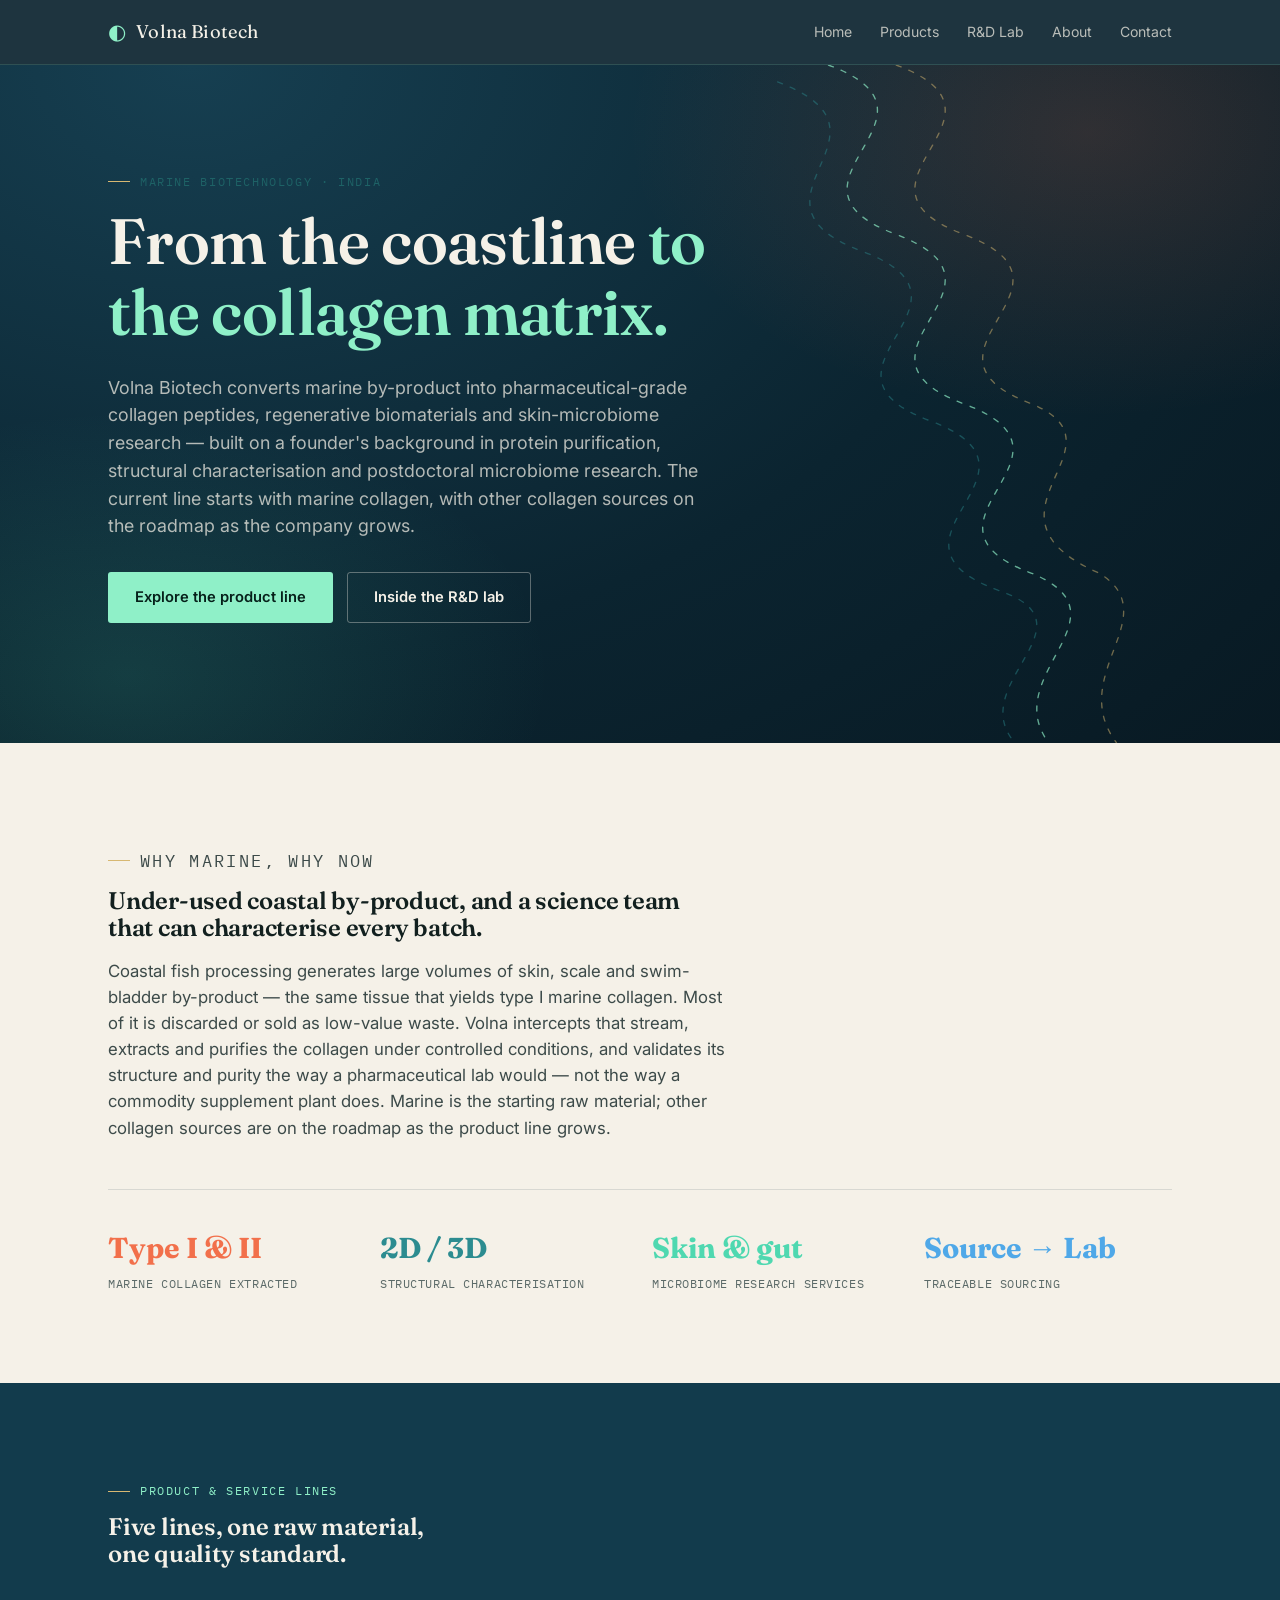
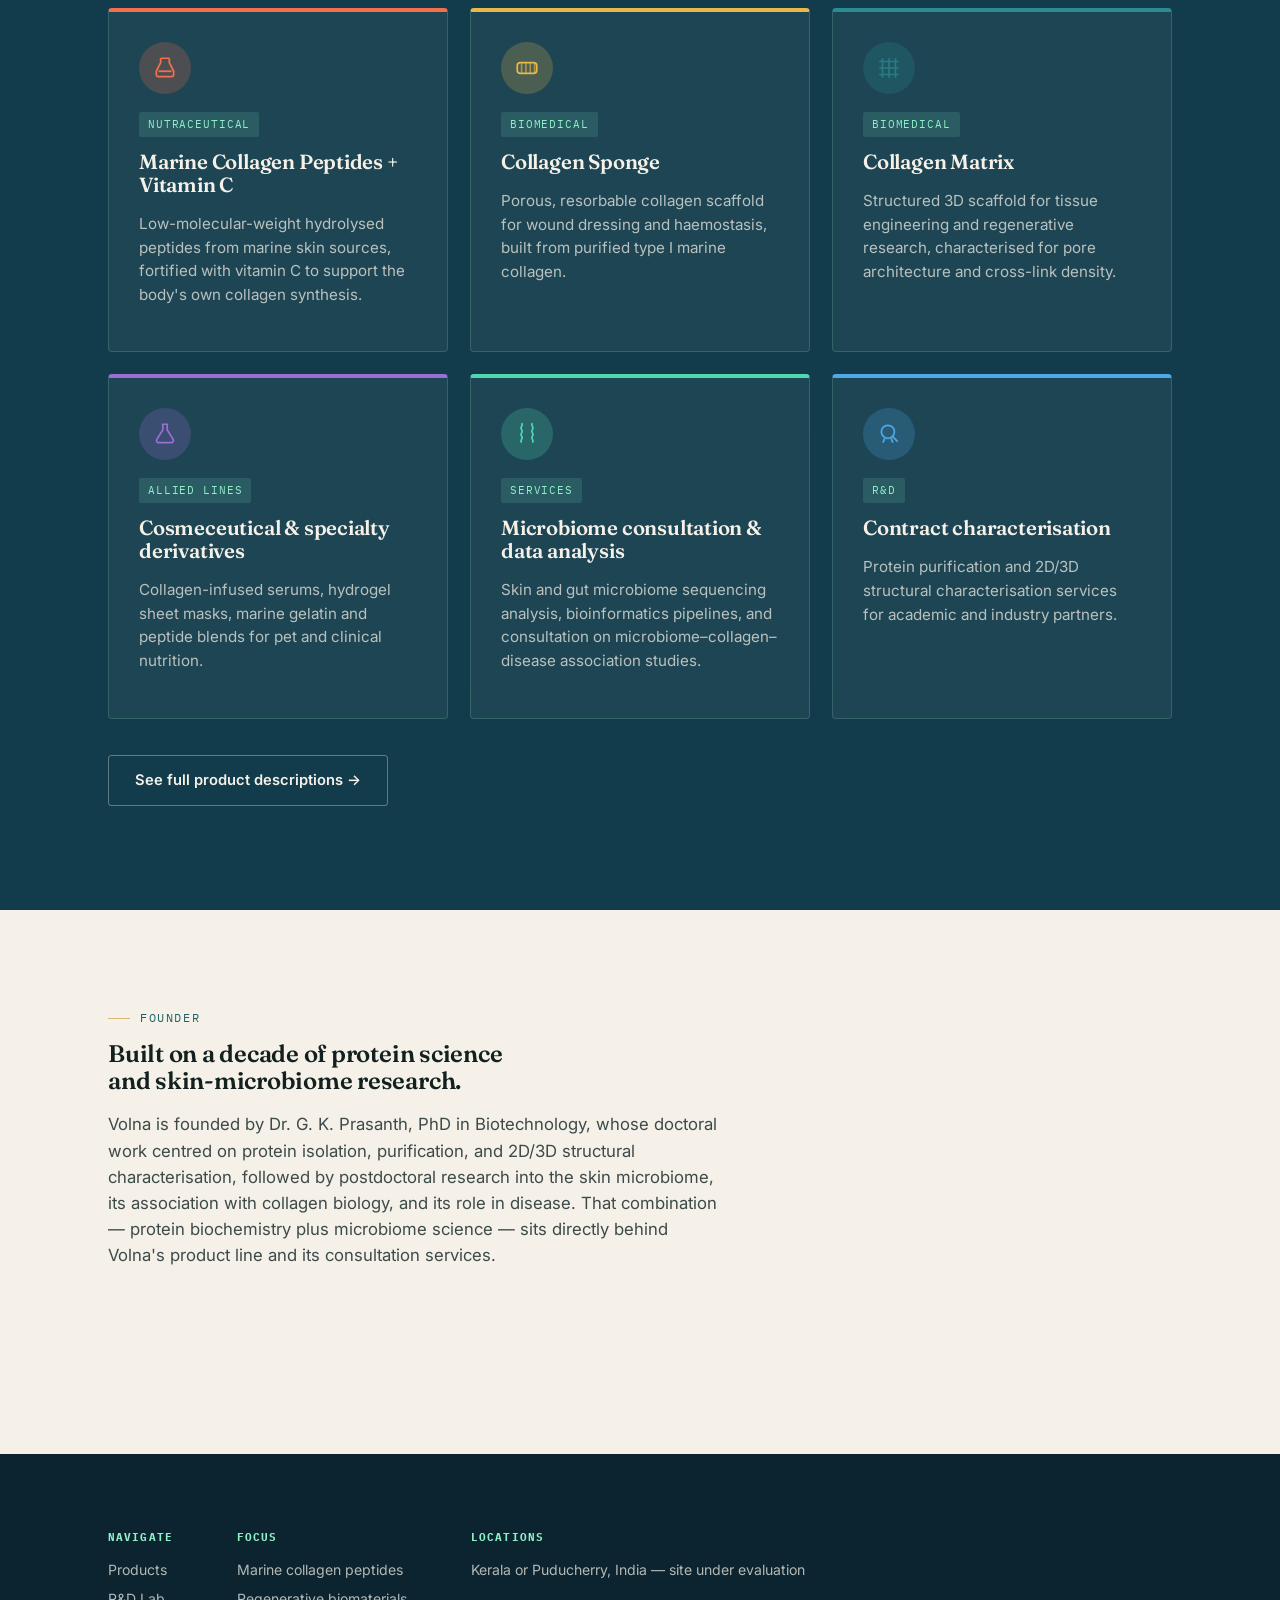
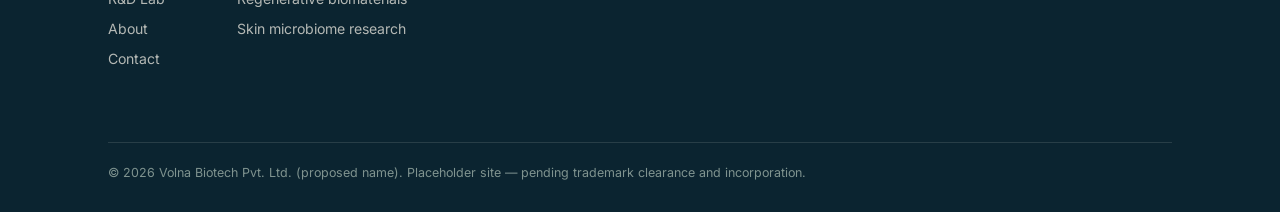
<file: index.html>
<!DOCTYPE html>
<html lang="en">
<head>
<meta charset="UTF-8">
<meta name="viewport" content="width=device-width, initial-scale=1.0">
<title>Volna Biotech — Marine Collagen &amp; Microbiome Science</title>
<meta name="description" content="Volna Biotech develops marine collagen peptides, biomedical collagen matrices and skin-microbiome research services, built on protein purification and microbiome science.">
<link rel="preconnect" href="https://fonts.googleapis.com">
<link href="https://fonts.googleapis.com/css2?family=Fraunces:opsz,wght@9..144,500;9..144,600&family=Inter:wght@400;500;600&family=IBM+Plex+Mono:wght@400;500&display=swap" rel="stylesheet">
<link rel="stylesheet" href="styles.css">
</head>
<body>

<header class="site">
  <nav class="wrap">
    <a href="index.html" class="brand"><span class="mark">◐</span> Volna Biotech</a>
    <ul>
      <li><a href="index.html">Home</a></li>
      <li><a href="products.html">Products</a></li>
      <li><a href="research.html">R&amp;D Lab</a></li>
      <li><a href="about.html">About</a></li>
      <li><a href="contact.html">Contact</a></li>
    </ul>
  </nav>
</header>

<section class="hero">
  <div class="helix-wrap" aria-hidden="true">
    <svg viewBox="0 0 400 800" xmlns="http://www.w3.org/2000/svg">
      <path class="helix-strand strand-a" d="M60,0 C220,60 -20,140 140,200 C300,260 60,340 220,400 C380,460 140,540 300,600 C420,650 260,720 320,800"/>
      <path class="helix-strand strand-b" d="M140,0 C300,60 60,140 220,200 C380,260 140,340 300,400 C420,450 220,530 380,600 C460,650 340,720 400,800"/>
      <path class="helix-strand strand-c" d="M0,20 C160,80 -60,160 100,220 C260,280 20,360 180,420 C340,480 100,560 260,620 C380,660 220,730 280,800" />
    </svg>
  </div>
  <div class="wrap">
    <p class="eyebrow">Marine Biotechnology · India</p>
    <h1>From the coastline <em>to the collagen matrix.</em></h1>
    <p class="lede">Volna Biotech converts marine by-product into pharmaceutical-grade collagen peptides, regenerative biomaterials and skin-microbiome research — built on a founder's background in protein purification, structural characterisation and postdoctoral microbiome research. The current line starts with marine collagen, with other collagen sources on the roadmap as the company grows.</p>
    <div class="cta-row">
      <a href="products.html" class="btn primary">Explore the product line</a>
      <a href="research.html" class="btn ghost">Inside the R&amp;D lab</a>
    </div>
  </div>
</section>

<section>
  <div class="wrap">
    <div class="lead-col">
      <p class="eyebrow">Why marine, why now</p>
      <h2>Under-used coastal by-product, and a science team that can characterise every batch.</h2>
      <p>Coastal fish processing generates large volumes of skin, scale and swim-bladder by-product — the same tissue that yields type I marine collagen. Most of it is discarded or sold as low-value waste. Volna intercepts that stream, extracts and purifies the collagen under controlled conditions, and validates its structure and purity the way a pharmaceutical lab would — not the way a commodity supplement plant does. Marine is the starting raw material; other collagen sources are on the roadmap as the product line grows.</p>
    </div>
    <div class="stat-strip">
      <div class="stat" style="--sc:var(--c1)"><b>Type I &amp; II</b><span>Marine collagen extracted</span></div>
      <div class="stat" style="--sc:var(--c3)"><b>2D / 3D</b><span>Structural characterisation</span></div>
      <div class="stat" style="--sc:var(--c5)"><b>Skin &amp; gut</b><span>Microbiome research services</span></div>
      <div class="stat" style="--sc:var(--c6)"><b>Source&nbsp;→&nbsp;Lab</b><span>Traceable sourcing</span></div>
    </div>
  </div>
</section>

<section class="section-dark">
  <div class="wrap">
    <p class="eyebrow">Product &amp; service lines</p>
    <h2 style="max-width:22ch;">Five lines, one raw material, one quality standard.</h2>
    <div class="grid cols-3" style="margin-top:40px;">
      <div class="card on-dark accent" style="--accent:var(--c1)">
        <div class="icon-badge" style="color:var(--c1)"><svg viewBox="0 0 24 24" fill="none" stroke="currentColor" stroke-width="1.6"><path d="M8 3h8M8 3v4l-4 8v3a2 2 0 0 0 2 2h12a2 2 0 0 0 2-2v-3l-4-8V3"/><path d="M6 15h12"/></svg></div>
        <span class="tag">Nutraceutical</span>
        <h3>Marine Collagen Peptides + Vitamin C</h3>
        <p>Low-molecular-weight hydrolysed peptides from marine skin sources, fortified with vitamin C to support the body's own collagen synthesis.</p>
      </div>
      <div class="card on-dark accent" style="--accent:var(--c2)">
        <div class="icon-badge" style="color:var(--c2)"><svg viewBox="0 0 24 24" fill="none" stroke="currentColor" stroke-width="1.6"><rect x="3" y="7" width="18" height="10" rx="3"/><path d="M7 7v10M11 7v10M15 7v10M19 7v10" stroke-opacity=".6"/></svg></div>
        <span class="tag">Biomedical</span>
        <h3>Collagen Sponge</h3>
        <p>Porous, resorbable collagen scaffold for wound dressing and haemostasis, built from purified type I marine collagen.</p>
      </div>
      <div class="card on-dark accent" style="--accent:var(--c3)">
        <div class="icon-badge" style="color:var(--c3)"><svg viewBox="0 0 24 24" fill="none" stroke="currentColor" stroke-width="1.6"><path d="M3 6h18M3 12h18M3 18h18M6 3v18M12 3v18M18 3v18" stroke-opacity=".7"/></svg></div>
        <span class="tag">Biomedical</span>
        <h3>Collagen Matrix</h3>
        <p>Structured 3D scaffold for tissue engineering and regenerative research, characterised for pore architecture and cross-link density.</p>
      </div>
      <div class="card on-dark accent" style="--accent:var(--c4)">
        <div class="icon-badge" style="color:var(--c4)"><svg viewBox="0 0 24 24" fill="none" stroke="currentColor" stroke-width="1.6"><path d="M9 3h6M10 3v5l-5.5 9A2 2 0 0 0 6.2 20h11.6a2 2 0 0 0 1.7-3L14 8V3"/></svg></div>
        <span class="tag">Allied lines</span>
        <h3>Cosmeceutical &amp; specialty derivatives</h3>
        <p>Collagen-infused serums, hydrogel sheet masks, marine gelatin and peptide blends for pet and clinical nutrition.</p>
      </div>
      <div class="card on-dark accent" style="--accent:var(--c5)">
        <div class="icon-badge" style="color:var(--c5)"><svg viewBox="0 0 24 24" fill="none" stroke="currentColor" stroke-width="1.6"><path d="M7 2c2 2-2 4 0 6s-2 4 0 6-2 4 0 6M17 2c-2 2 2 4 0 6s2 4 0 6 2 4 0 6"/></svg></div>
        <span class="tag">Services</span>
        <h3>Microbiome consultation &amp; data analysis</h3>
        <p>Skin and gut microbiome sequencing analysis, bioinformatics pipelines, and consultation on microbiome–collagen–disease association studies.</p>
      </div>
      <div class="card on-dark accent" style="--accent:var(--c6)">
        <div class="icon-badge" style="color:var(--c6)"><svg viewBox="0 0 24 24" fill="none" stroke="currentColor" stroke-width="1.6"><circle cx="11" cy="10" r="6"/><path d="M15.5 14.5 20 19M8 16l-1.5 4M14 16l1.5 4"/></svg></div>
        <span class="tag">R&amp;D</span>
        <h3>Contract characterisation</h3>
        <p>Protein purification and 2D/3D structural characterisation services for academic and industry partners.</p>
      </div>
    </div>
    <p style="margin-top:36px;"><a href="products.html" class="btn ghost">See full product descriptions →</a></p>
  </div>
</section>

<section>
  <div class="wrap">
    <p class="eyebrow">Founder</p>
    <h2 style="max-width:26ch;">Built on a decade of protein science and skin-microbiome research.</h2>
    <div class="lead-col">
      <p>Volna is founded by Dr. G. K. Prasanth, PhD in Biotechnology, whose doctoral work centred on protein isolation, purification, and 2D/3D structural characterisation, followed by postdoctoral research into the skin microbiome, its association with collagen biology, and its role in disease. That combination — protein biochemistry plus microbiome science — sits directly behind Volna's product line and its consultation services.</p>
    </div>
    <a href="about.html" class="btn ghost">Read the full story</a>
  </div>
</section>

<footer class="site">
  <div class="wrap">
    <div class="cols">
      <div>
        <h5>Navigate</h5>
        <ul>
          <li><a href="products.html">Products</a></li>
          <li><a href="research.html">R&amp;D Lab</a></li>
          <li><a href="about.html">About</a></li>
          <li><a href="contact.html">Contact</a></li>
        </ul>
      </div>
      <div>
        <h5>Focus</h5>
        <ul>
          <li>Marine collagen peptides</li>
          <li>Regenerative biomaterials</li>
          <li>Skin microbiome research</li>
        </ul>
      </div>
      <div>
        <h5>Locations</h5>
        <ul>
          <li>Kerala or Puducherry, India — site under evaluation</li>
        </ul>
      </div>
    </div>
    <div class="fine">© 2026 Volna Biotech Pvt. Ltd. (proposed name). Placeholder site — pending trademark clearance and incorporation.</div>
  </div>
</footer>

</body>
</html>
</file>
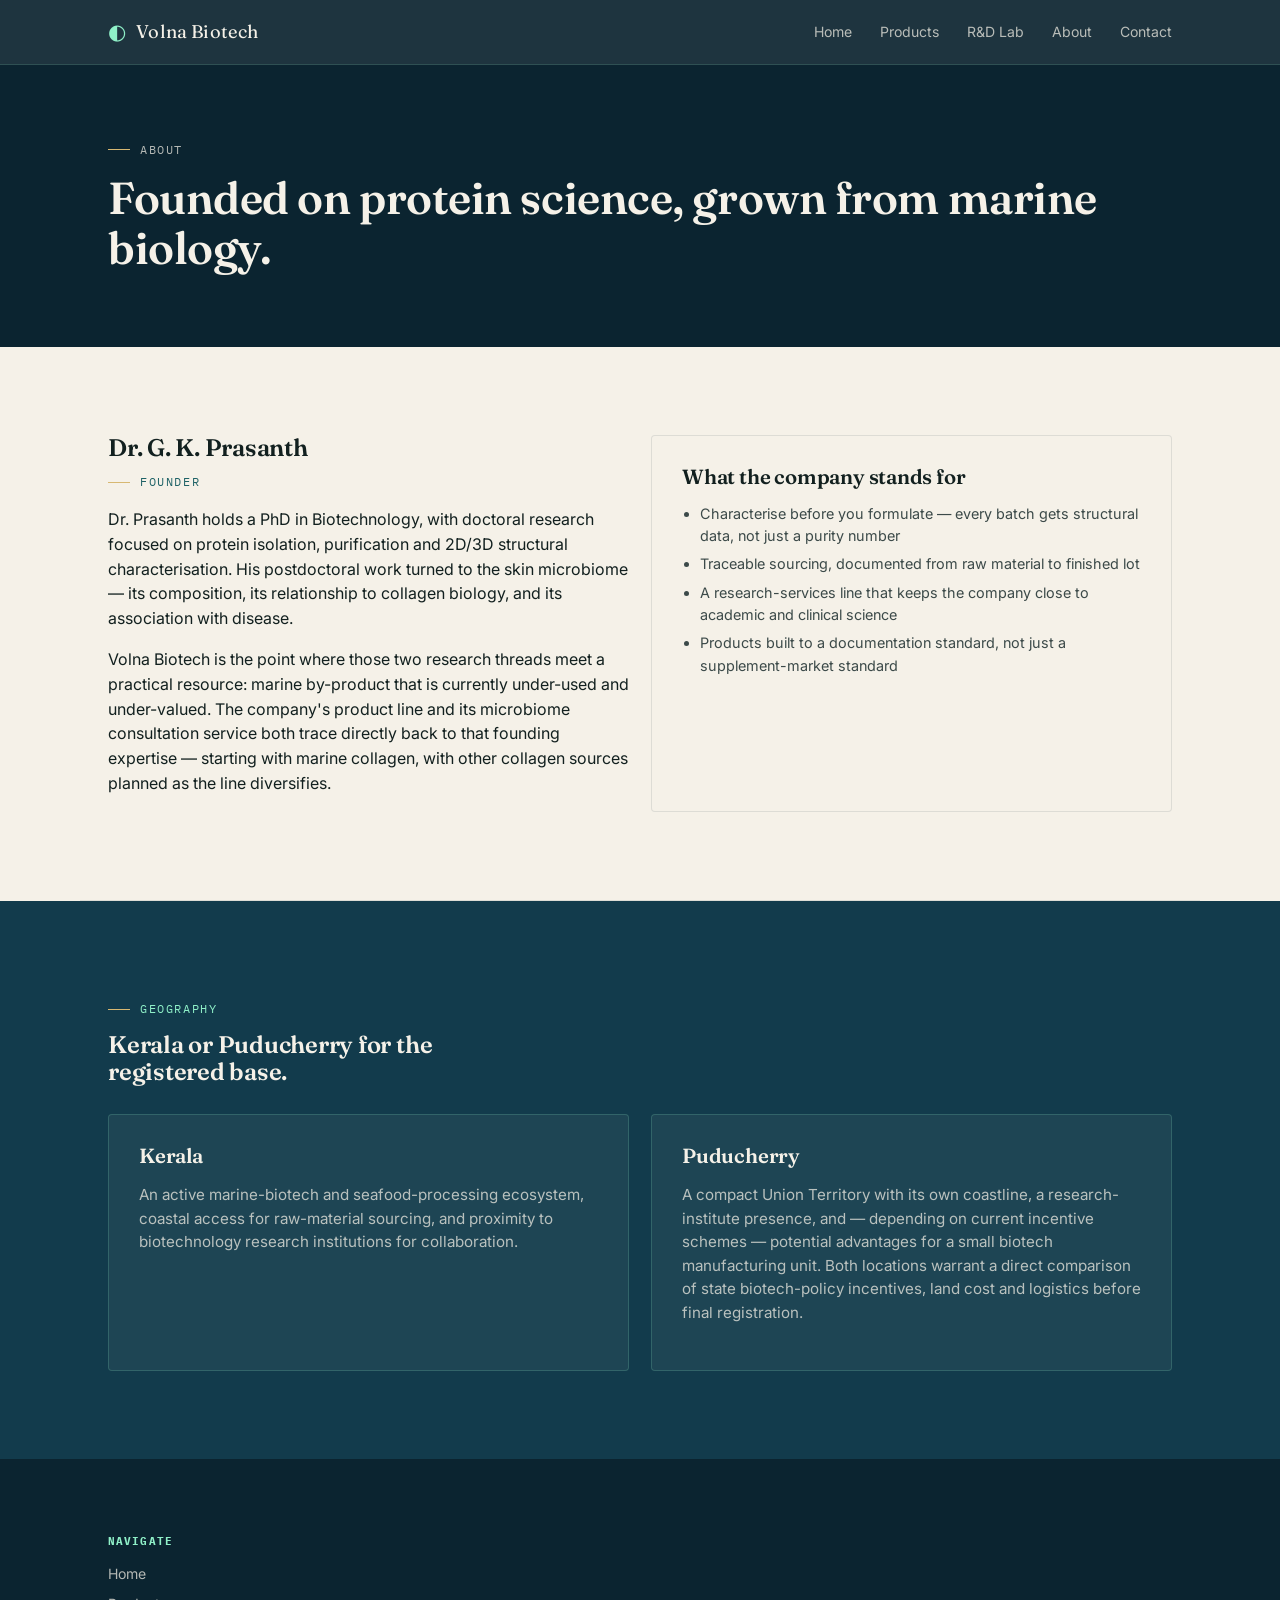
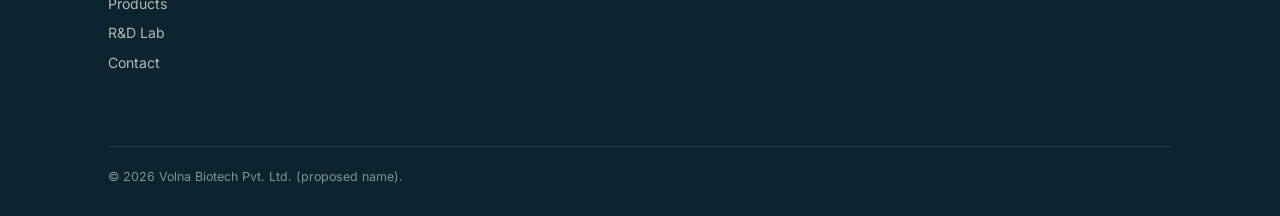
<file: about.html>
<!DOCTYPE html>
<html lang="en">
<head>
<meta charset="UTF-8">
<meta name="viewport" content="width=device-width, initial-scale=1.0">
<title>About — Volna Biotech</title>
<link href="https://fonts.googleapis.com/css2?family=Fraunces:opsz,wght@9..144,500;9..144,600&family=Inter:wght@400;500;600&family=IBM+Plex+Mono:wght@400;500&display=swap" rel="stylesheet">
<link rel="stylesheet" href="styles.css">
</head>
<body>

<header class="site">
  <nav class="wrap">
    <a href="index.html" class="brand"><span class="mark">◐</span> Volna Biotech</a>
    <ul>
      <li><a href="index.html">Home</a></li>
      <li><a href="products.html">Products</a></li>
      <li><a href="research.html">R&amp;D Lab</a></li>
      <li><a href="about.html">About</a></li>
      <li><a href="contact.html">Contact</a></li>
    </ul>
  </nav>
</header>

<section class="page-hero">
  <div class="wrap">
    <p class="eyebrow">About</p>
    <h1>Founded on protein science, grown from marine biology.</h1>
  </div>
</section>

<section>
  <div class="wrap">
    <div class="grid cols-2">
      <div>
        <h2 style="max-width:20ch;">Dr. G. K. Prasanth</h2>
        <p class="eyebrow">Founder</p>
        <p>Dr. Prasanth holds a PhD in Biotechnology, with doctoral research focused on protein isolation, purification and 2D/3D structural characterisation. His postdoctoral work turned to the skin microbiome — its composition, its relationship to collagen biology, and its association with disease.</p>
        <p>Volna Biotech is the point where those two research threads meet a practical resource: marine by-product that is currently under-used and under-valued. The company's product line and its microbiome consultation service both trace directly back to that founding expertise — starting with marine collagen, with other collagen sources planned as the line diversifies.</p>
      </div>
      <div class="card">
        <h3>What the company stands for</h3>
        <ul>
          <li>Characterise before you formulate — every batch gets structural data, not just a purity number</li>
          <li>Traceable sourcing, documented from raw material to finished lot</li>
          <li>A research-services line that keeps the company close to academic and clinical science</li>
          <li>Products built to a documentation standard, not just a supplement-market standard</li>
        </ul>
      </div>
    </div>
  </div>
</section>

<div class="divider"></div>

<section class="section-dark">
  <div class="wrap">
    <p class="eyebrow">Geography</p>
    <h2 style="max-width:26ch;">Kerala or Puducherry for the registered base.</h2>
    <div class="grid cols-2" style="margin-top:28px;">
      <div class="card on-dark">
        <h3>Kerala</h3>
        <p>An active marine-biotech and seafood-processing ecosystem, coastal access for raw-material sourcing, and proximity to biotechnology research institutions for collaboration.</p>
      </div>
      <div class="card on-dark">
        <h3>Puducherry</h3>
        <p>A compact Union Territory with its own coastline, a research-institute presence, and — depending on current incentive schemes — potential advantages for a small biotech manufacturing unit. Both locations warrant a direct comparison of state biotech-policy incentives, land cost and logistics before final registration.</p>
      </div>
    </div>
  </div>
</section>

<footer class="site">
  <div class="wrap">
    <div class="cols">
      <div>
        <h5>Navigate</h5>
        <ul>
          <li><a href="index.html">Home</a></li>
          <li><a href="products.html">Products</a></li>
          <li><a href="research.html">R&amp;D Lab</a></li>
          <li><a href="contact.html">Contact</a></li>
        </ul>
      </div>
    </div>
    <div class="fine">© 2026 Volna Biotech Pvt. Ltd. (proposed name).</div>
  </div>
</footer>

</body>
</html>
</file>
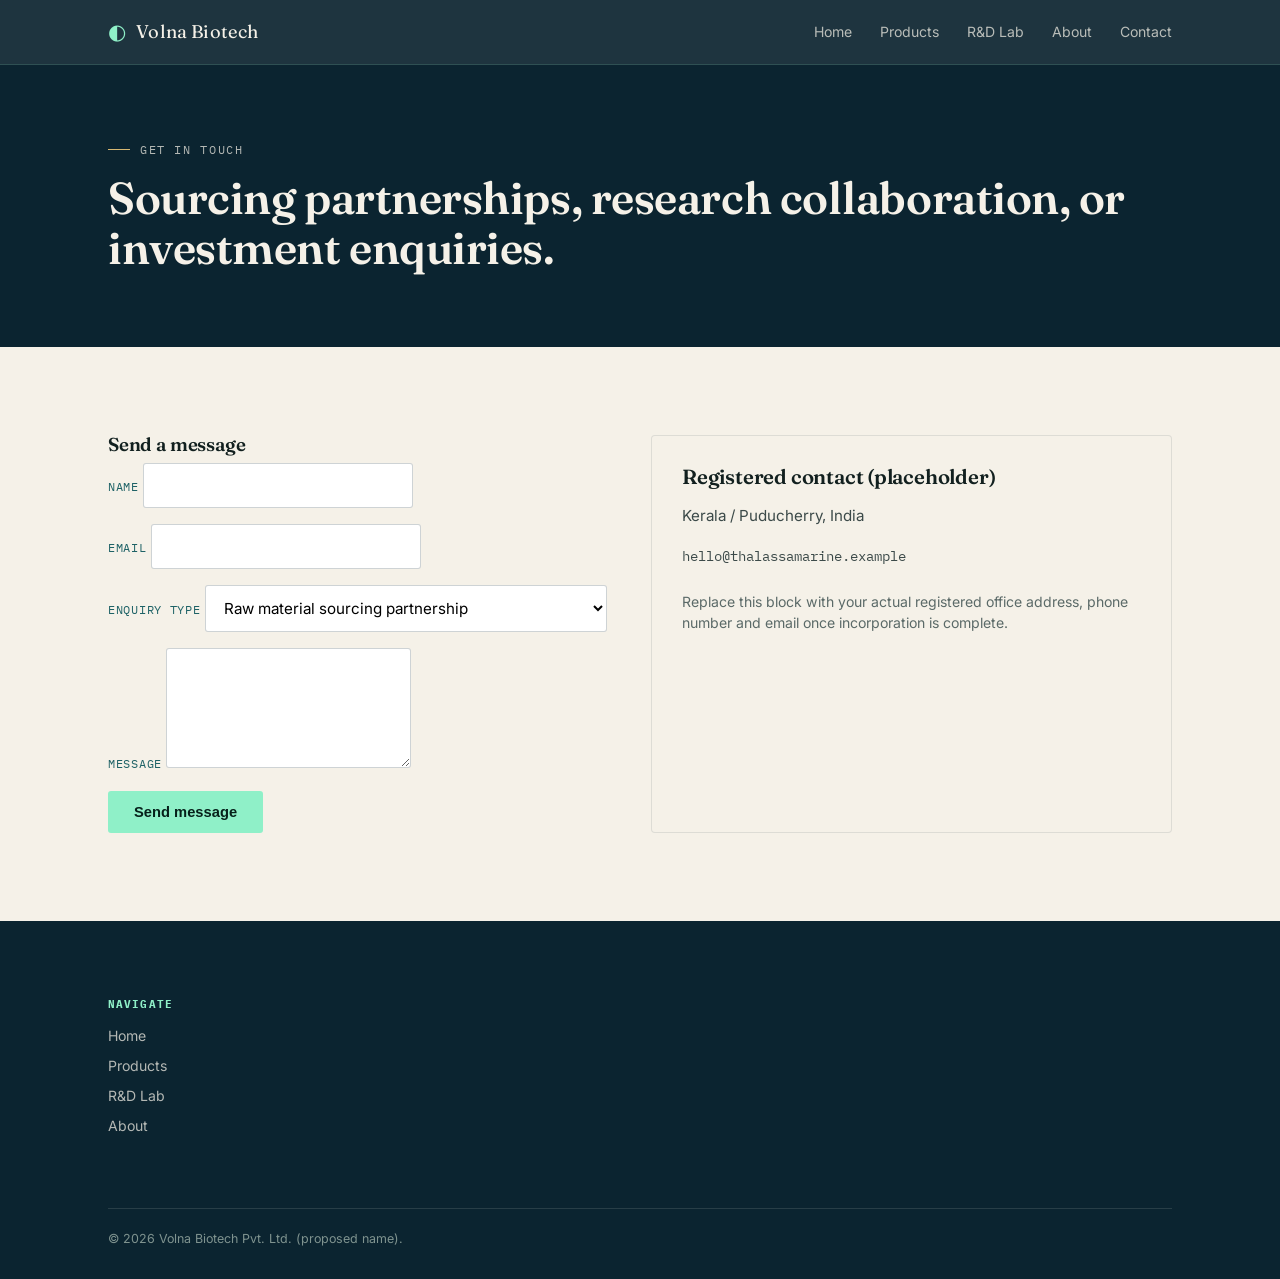
<file: contact.html>
<!DOCTYPE html>
<html lang="en">
<head>
<meta charset="UTF-8">
<meta name="viewport" content="width=device-width, initial-scale=1.0">
<title>Contact — Volna Biotech</title>
<link href="https://fonts.googleapis.com/css2?family=Fraunces:opsz,wght@9..144,500;9..144,600&family=Inter:wght@400;500;600&family=IBM+Plex+Mono:wght@400;500&display=swap" rel="stylesheet">
<link rel="stylesheet" href="styles.css">
</head>
<body>

<header class="site">
  <nav class="wrap">
    <a href="index.html" class="brand"><span class="mark">◐</span> Volna Biotech</a>
    <ul>
      <li><a href="index.html">Home</a></li>
      <li><a href="products.html">Products</a></li>
      <li><a href="research.html">R&amp;D Lab</a></li>
      <li><a href="about.html">About</a></li>
      <li><a href="contact.html">Contact</a></li>
    </ul>
  </nav>
</header>

<section class="page-hero">
  <div class="wrap">
    <p class="eyebrow">Get in touch</p>
    <h1>Sourcing partnerships, research collaboration, or investment enquiries.</h1>
  </div>
</section>

<section>
  <div class="wrap grid cols-2">
    <div>
      <h3>Send a message</h3>
      <form class="contact" onsubmit="event.preventDefault(); alert('This is a placeholder form — connect it to Formspree, Netlify Forms, or a backend endpoint before launch.');">
        <div>
          <label for="name">Name</label>
          <input id="name" name="name" type="text" required>
        </div>
        <div>
          <label for="email">Email</label>
          <input id="email" name="email" type="email" required>
        </div>
        <div>
          <label for="topic">Enquiry type</label>
          <select id="topic" name="topic">
            <option>Raw material sourcing partnership</option>
            <option>Product distribution enquiry</option>
            <option>Microbiome consultation / research collaboration</option>
            <option>Investment</option>
            <option>Other</option>
          </select>
        </div>
        <div>
          <label for="message">Message</label>
          <textarea id="message" name="message" required></textarea>
        </div>
        <button type="submit" class="btn primary" style="width:fit-content; border:none; cursor:pointer;">Send message</button>
      </form>
    </div>
    <div class="card">
      <h3>Registered contact (placeholder)</h3>
      <p>Kerala / Puducherry, India</p>
      <p style="margin-top:18px; font-family:var(--mono); font-size:0.85rem;">hello@thalassamarine.example</p>
      <p style="margin-top:24px; font-size:0.88rem; color:#5b6a68;">Replace this block with your actual registered office address, phone number and email once incorporation is complete.</p>
    </div>
  </div>
</section>

<footer class="site">
  <div class="wrap">
    <div class="cols">
      <div>
        <h5>Navigate</h5>
        <ul>
          <li><a href="index.html">Home</a></li>
          <li><a href="products.html">Products</a></li>
          <li><a href="research.html">R&amp;D Lab</a></li>
          <li><a href="about.html">About</a></li>
        </ul>
      </div>
    </div>
    <div class="fine">© 2026 Volna Biotech Pvt. Ltd. (proposed name).</div>
  </div>
</footer>

</body>
</html>
</file>
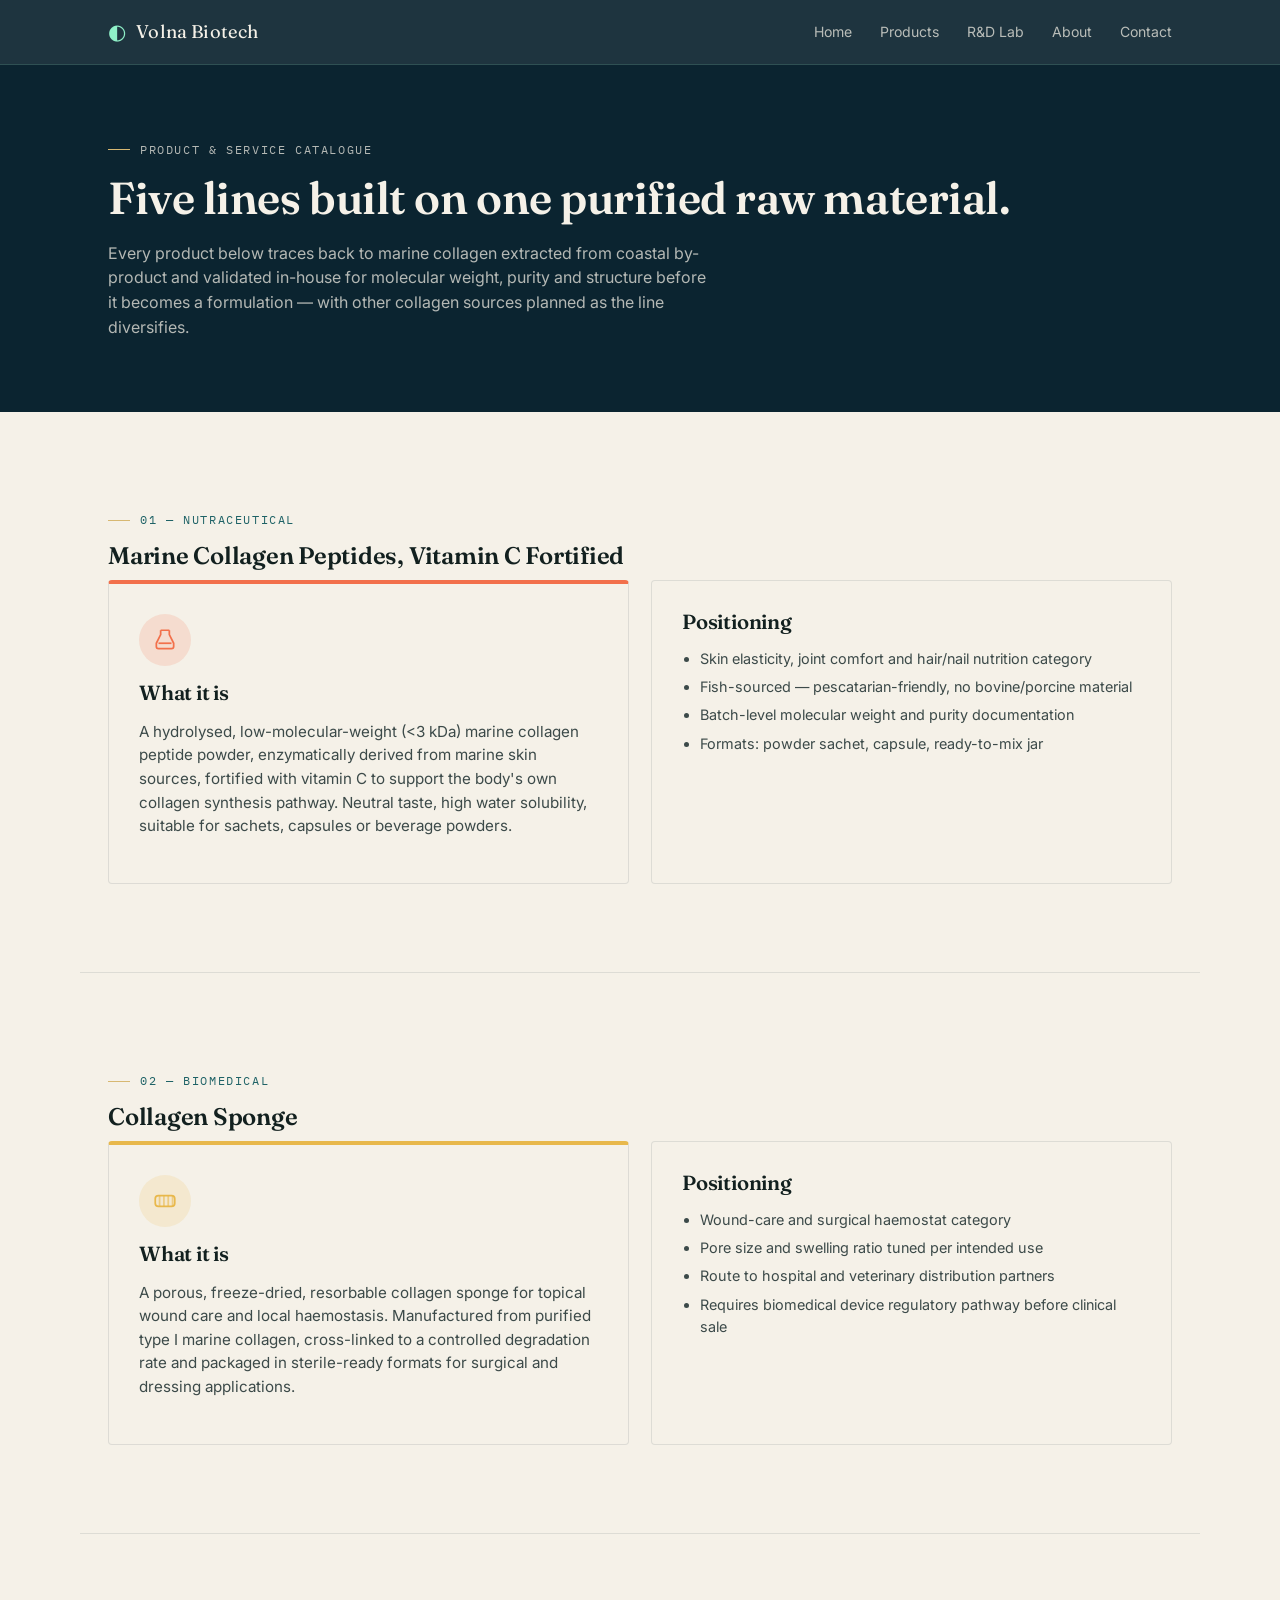
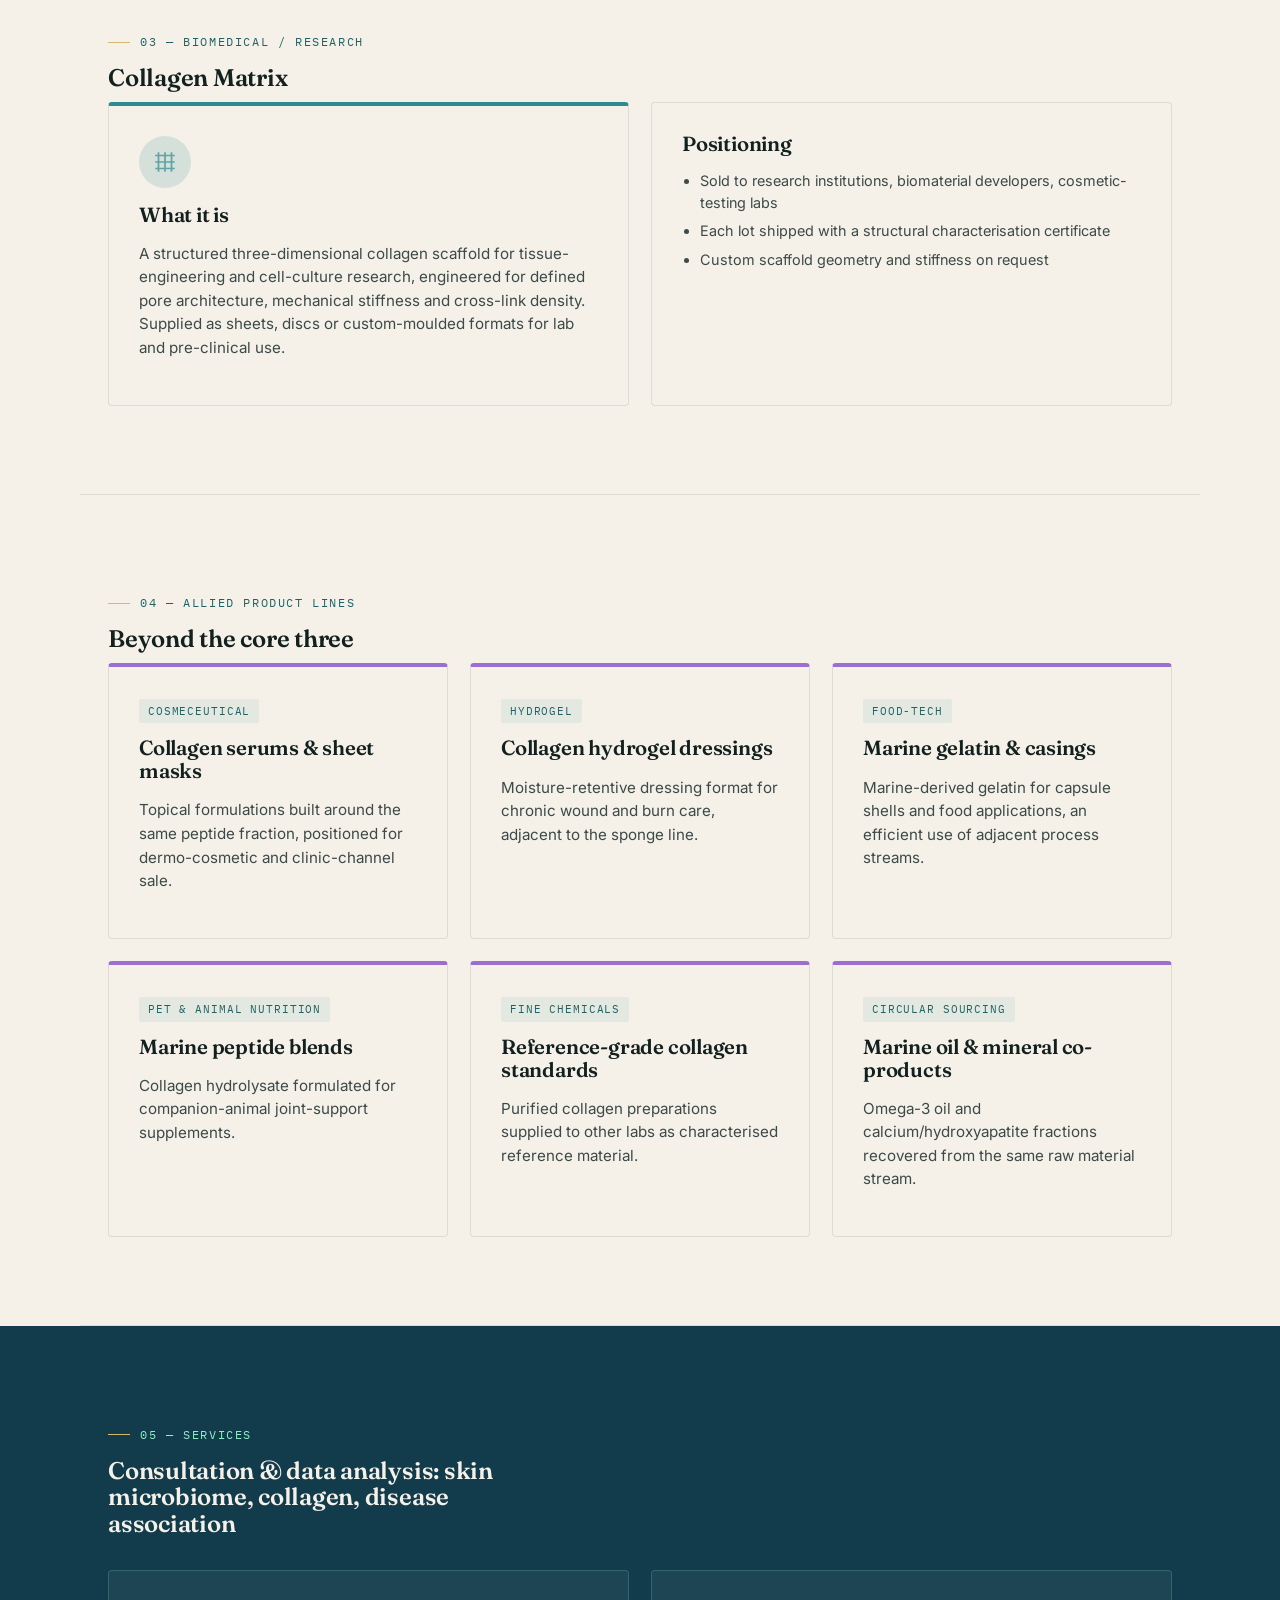
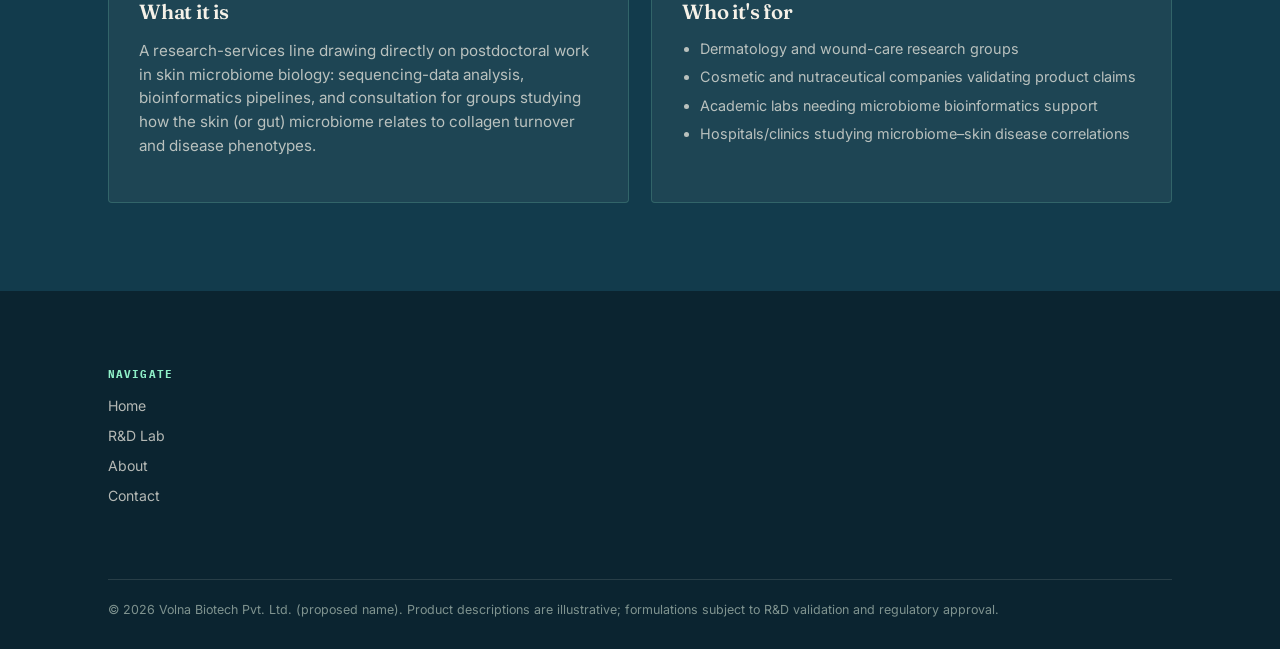
<file: products.html>
<!DOCTYPE html>
<html lang="en">
<head>
<meta charset="UTF-8">
<meta name="viewport" content="width=device-width, initial-scale=1.0">
<title>Products &amp; Services — Volna Biotech</title>
<link href="https://fonts.googleapis.com/css2?family=Fraunces:opsz,wght@9..144,500;9..144,600&family=Inter:wght@400;500;600&family=IBM+Plex+Mono:wght@400;500&display=swap" rel="stylesheet">
<link rel="stylesheet" href="styles.css">
</head>
<body>

<header class="site">
  <nav class="wrap">
    <a href="index.html" class="brand"><span class="mark">◐</span> Volna Biotech</a>
    <ul>
      <li><a href="index.html">Home</a></li>
      <li><a href="products.html">Products</a></li>
      <li><a href="research.html">R&amp;D Lab</a></li>
      <li><a href="about.html">About</a></li>
      <li><a href="contact.html">Contact</a></li>
    </ul>
  </nav>
</header>

<section class="page-hero">
  <div class="wrap">
    <p class="eyebrow">Product &amp; service catalogue</p>
    <h1>Five lines built on one purified raw material.</h1>
    <p>Every product below traces back to marine collagen extracted from coastal by-product and validated in-house for molecular weight, purity and structure before it becomes a formulation — with other collagen sources planned as the line diversifies.</p>
  </div>
</section>

<section>
  <div class="wrap">
    <p class="eyebrow">01 — Nutraceutical</p>
    <h2>Marine Collagen Peptides, Vitamin C Fortified</h2>
    <div class="grid cols-2">
      <div class="card accent" style="--accent:var(--c1)">
        <div class="icon-badge" style="color:var(--c1)"><svg viewBox="0 0 24 24" fill="none" stroke="currentColor" stroke-width="1.6"><path d="M8 3h8M8 3v4l-4 8v3a2 2 0 0 0 2 2h12a2 2 0 0 0 2-2v-3l-4-8V3"/><path d="M6 15h12"/></svg></div>
        <h3>What it is</h3>
        <p>A hydrolysed, low-molecular-weight (&lt;3 kDa) marine collagen peptide powder, enzymatically derived from marine skin sources, fortified with vitamin C to support the body's own collagen synthesis pathway. Neutral taste, high water solubility, suitable for sachets, capsules or beverage powders.</p>
      </div>
      <div class="card">
        <h3>Positioning</h3>
        <ul>
          <li>Skin elasticity, joint comfort and hair/nail nutrition category</li>
          <li>Fish-sourced — pescatarian-friendly, no bovine/porcine material</li>
          <li>Batch-level molecular weight and purity documentation</li>
          <li>Formats: powder sachet, capsule, ready-to-mix jar</li>
        </ul>
      </div>
    </div>
  </div>
</section>

<div class="divider"></div>

<section>
  <div class="wrap">
    <p class="eyebrow">02 — Biomedical</p>
    <h2>Collagen Sponge</h2>
    <div class="grid cols-2">
      <div class="card accent" style="--accent:var(--c2)">
        <div class="icon-badge" style="color:var(--c2)"><svg viewBox="0 0 24 24" fill="none" stroke="currentColor" stroke-width="1.6"><rect x="3" y="7" width="18" height="10" rx="3"/><path d="M7 7v10M11 7v10M15 7v10M19 7v10" stroke-opacity=".6"/></svg></div>
        <h3>What it is</h3>
        <p>A porous, freeze-dried, resorbable collagen sponge for topical wound care and local haemostasis. Manufactured from purified type I marine collagen, cross-linked to a controlled degradation rate and packaged in sterile-ready formats for surgical and dressing applications.</p>
      </div>
      <div class="card">
        <h3>Positioning</h3>
        <ul>
          <li>Wound-care and surgical haemostat category</li>
          <li>Pore size and swelling ratio tuned per intended use</li>
          <li>Route to hospital and veterinary distribution partners</li>
          <li>Requires biomedical device regulatory pathway before clinical sale</li>
        </ul>
      </div>
    </div>
  </div>
</section>

<div class="divider"></div>

<section>
  <div class="wrap">
    <p class="eyebrow">03 — Biomedical / Research</p>
    <h2>Collagen Matrix</h2>
    <div class="grid cols-2">
      <div class="card accent" style="--accent:var(--c3)">
        <div class="icon-badge" style="color:var(--c3)"><svg viewBox="0 0 24 24" fill="none" stroke="currentColor" stroke-width="1.6"><path d="M3 6h18M3 12h18M3 18h18M6 3v18M12 3v18M18 3v18" stroke-opacity=".7"/></svg></div>
        <h3>What it is</h3>
        <p>A structured three-dimensional collagen scaffold for tissue-engineering and cell-culture research, engineered for defined pore architecture, mechanical stiffness and cross-link density. Supplied as sheets, discs or custom-moulded formats for lab and pre-clinical use.</p>
      </div>
      <div class="card">
        <h3>Positioning</h3>
        <ul>
          <li>Sold to research institutions, biomaterial developers, cosmetic-testing labs</li>
          <li>Each lot shipped with a structural characterisation certificate</li>
          <li>Custom scaffold geometry and stiffness on request</li>
        </ul>
      </div>
    </div>
  </div>
</section>

<div class="divider"></div>

<section>
  <div class="wrap">
    <p class="eyebrow">04 — Allied product lines</p>
    <h2>Beyond the core three</h2>
    <div class="grid cols-3">
      <div class="card accent" style="--accent:var(--c4)">
        <span class="tag">Cosmeceutical</span>
        <h3>Collagen serums &amp; sheet masks</h3>
        <p>Topical formulations built around the same peptide fraction, positioned for dermo-cosmetic and clinic-channel sale.</p>
      </div>
      <div class="card accent" style="--accent:var(--c4)">
        <span class="tag">Hydrogel</span>
        <h3>Collagen hydrogel dressings</h3>
        <p>Moisture-retentive dressing format for chronic wound and burn care, adjacent to the sponge line.</p>
      </div>
      <div class="card accent" style="--accent:var(--c4)">
        <span class="tag">Food-tech</span>
        <h3>Marine gelatin &amp; casings</h3>
        <p>Marine-derived gelatin for capsule shells and food applications, an efficient use of adjacent process streams.</p>
      </div>
      <div class="card accent" style="--accent:var(--c4)">
        <span class="tag">Pet &amp; animal nutrition</span>
        <h3>Marine peptide blends</h3>
        <p>Collagen hydrolysate formulated for companion-animal joint-support supplements.</p>
      </div>
      <div class="card accent" style="--accent:var(--c4)">
        <span class="tag">Fine chemicals</span>
        <h3>Reference-grade collagen standards</h3>
        <p>Purified collagen preparations supplied to other labs as characterised reference material.</p>
      </div>
      <div class="card accent" style="--accent:var(--c4)">
        <span class="tag">Circular sourcing</span>
        <h3>Marine oil &amp; mineral co-products</h3>
        <p>Omega-3 oil and calcium/hydroxyapatite fractions recovered from the same raw material stream.</p>
      </div>
    </div>
  </div>
</section>

<div class="divider"></div>

<section class="section-dark">
  <div class="wrap">
    <p class="eyebrow">05 — Services</p>
    <h2 style="max-width:28ch;">Consultation &amp; data analysis: skin microbiome, collagen, disease association</h2>
    <div class="grid cols-2" style="margin-top:32px;">
      <div class="card on-dark">
        <h3>What it is</h3>
        <p>A research-services line drawing directly on postdoctoral work in skin microbiome biology: sequencing-data analysis, bioinformatics pipelines, and consultation for groups studying how the skin (or gut) microbiome relates to collagen turnover and disease phenotypes.</p>
      </div>
      <div class="card on-dark">
        <h3>Who it's for</h3>
        <ul>
          <li>Dermatology and wound-care research groups</li>
          <li>Cosmetic and nutraceutical companies validating product claims</li>
          <li>Academic labs needing microbiome bioinformatics support</li>
          <li>Hospitals/clinics studying microbiome–skin disease correlations</li>
        </ul>
      </div>
    </div>
  </div>
</section>

<footer class="site">
  <div class="wrap">
    <div class="cols">
      <div>
        <h5>Navigate</h5>
        <ul>
          <li><a href="index.html">Home</a></li>
          <li><a href="research.html">R&amp;D Lab</a></li>
          <li><a href="about.html">About</a></li>
          <li><a href="contact.html">Contact</a></li>
        </ul>
      </div>
    </div>
    <div class="fine">© 2026 Volna Biotech Pvt. Ltd. (proposed name). Product descriptions are illustrative; formulations subject to R&amp;D validation and regulatory approval.</div>
  </div>
</footer>

</body>
</html>
</file>
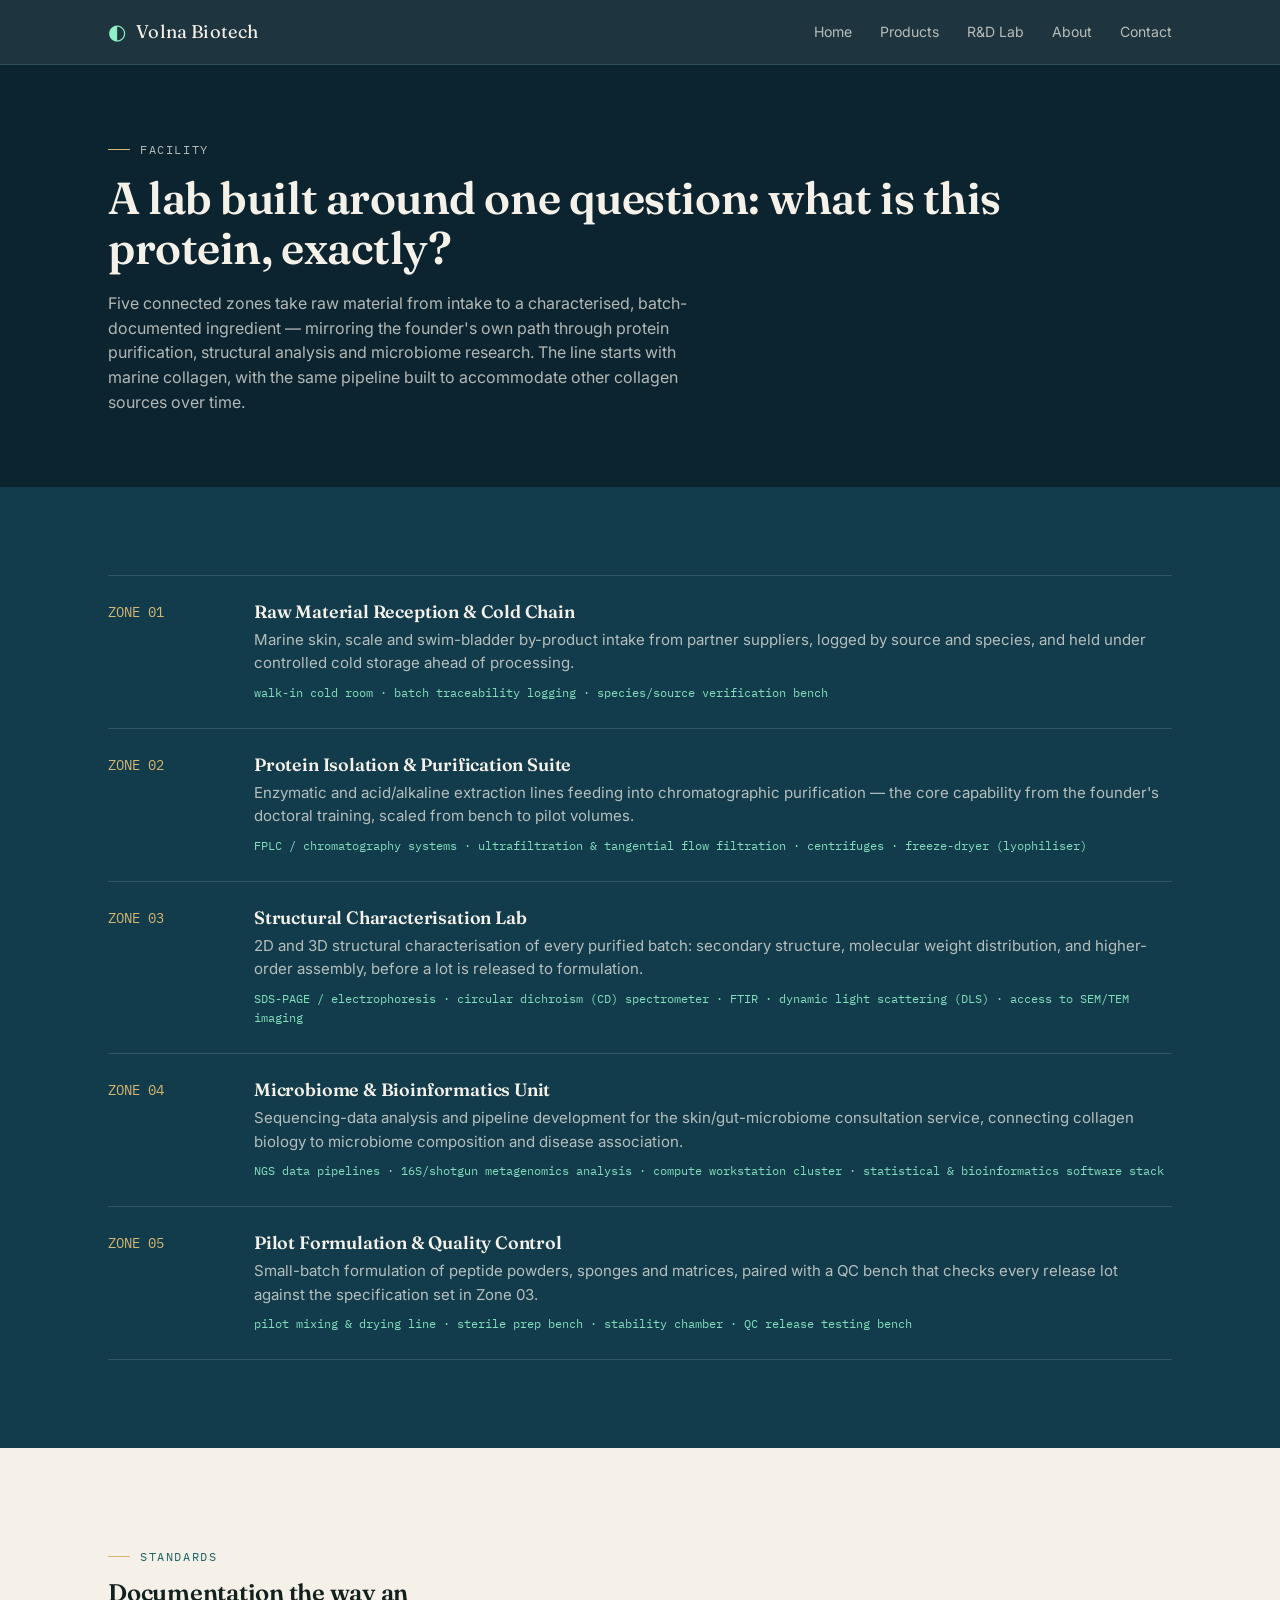
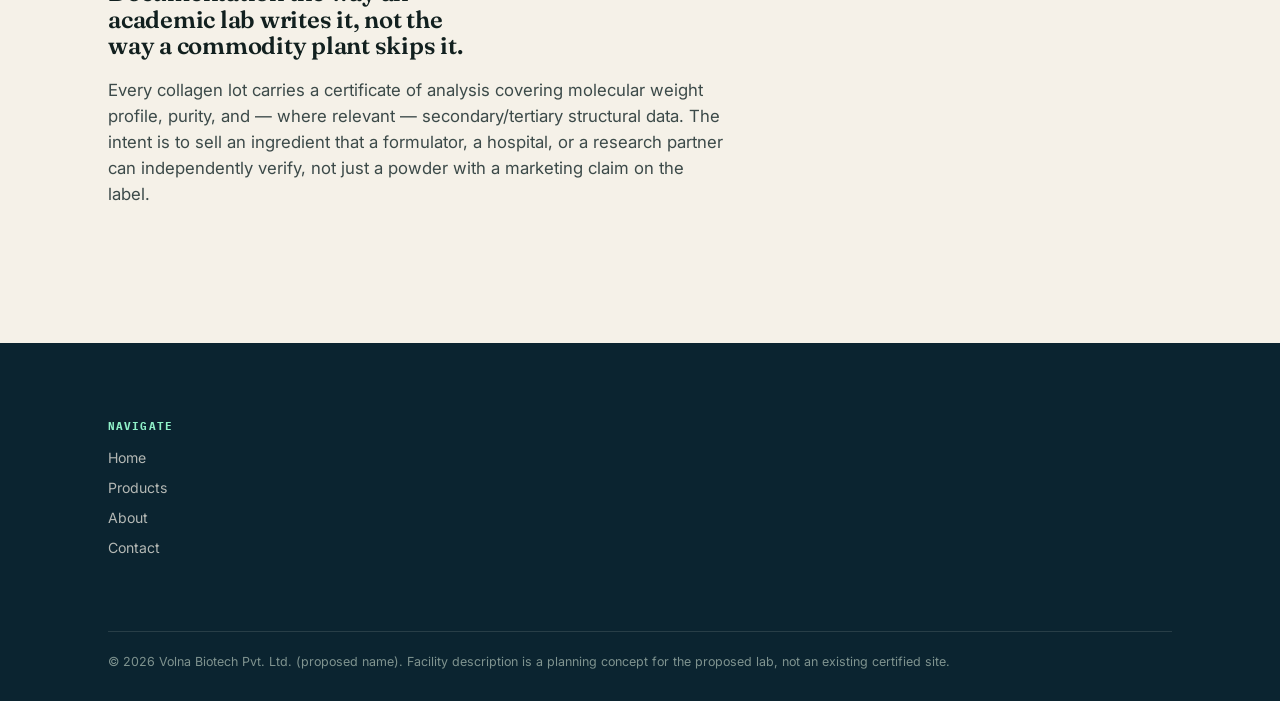
<file: research.html>
<!DOCTYPE html>
<html lang="en">
<head>
<meta charset="UTF-8">
<meta name="viewport" content="width=device-width, initial-scale=1.0">
<title>R&amp;D Lab — Volna Biotech</title>
<link href="https://fonts.googleapis.com/css2?family=Fraunces:opsz,wght@9..144,500;9..144,600&family=Inter:wght@400;500;600&family=IBM+Plex+Mono:wght@400;500&display=swap" rel="stylesheet">
<link rel="stylesheet" href="styles.css">
</head>
<body>

<header class="site">
  <nav class="wrap">
    <a href="index.html" class="brand"><span class="mark">◐</span> Volna Biotech</a>
    <ul>
      <li><a href="index.html">Home</a></li>
      <li><a href="products.html">Products</a></li>
      <li><a href="research.html">R&amp;D Lab</a></li>
      <li><a href="about.html">About</a></li>
      <li><a href="contact.html">Contact</a></li>
    </ul>
  </nav>
</header>

<section class="page-hero">
  <div class="wrap">
    <p class="eyebrow">Facility</p>
    <h1>A lab built around one question: what is this protein, exactly?</h1>
    <p>Five connected zones take raw material from intake to a characterised, batch-documented ingredient — mirroring the founder's own path through protein purification, structural analysis and microbiome research. The line starts with marine collagen, with the same pipeline built to accommodate other collagen sources over time.</p>
  </div>
</section>

<section class="section-dark">
  <div class="wrap">

    <div class="lab-row">
      <div class="code">ZONE 01</div>
      <div>
        <h4>Raw Material Reception &amp; Cold Chain</h4>
        <p>Marine skin, scale and swim-bladder by-product intake from partner suppliers, logged by source and species, and held under controlled cold storage ahead of processing.</p>
        <div class="equip">walk-in cold room · batch traceability logging · species/source verification bench</div>
      </div>
    </div>

    <div class="lab-row">
      <div class="code">ZONE 02</div>
      <div>
        <h4>Protein Isolation &amp; Purification Suite</h4>
        <p>Enzymatic and acid/alkaline extraction lines feeding into chromatographic purification — the core capability from the founder's doctoral training, scaled from bench to pilot volumes.</p>
        <div class="equip">FPLC / chromatography systems · ultrafiltration &amp; tangential flow filtration · centrifuges · freeze-dryer (lyophiliser)</div>
      </div>
    </div>

    <div class="lab-row">
      <div class="code">ZONE 03</div>
      <div>
        <h4>Structural Characterisation Lab</h4>
        <p>2D and 3D structural characterisation of every purified batch: secondary structure, molecular weight distribution, and higher-order assembly, before a lot is released to formulation.</p>
        <div class="equip">SDS-PAGE / electrophoresis · circular dichroism (CD) spectrometer · FTIR · dynamic light scattering (DLS) · access to SEM/TEM imaging</div>
      </div>
    </div>

    <div class="lab-row">
      <div class="code">ZONE 04</div>
      <div>
        <h4>Microbiome &amp; Bioinformatics Unit</h4>
        <p>Sequencing-data analysis and pipeline development for the skin/gut-microbiome consultation service, connecting collagen biology to microbiome composition and disease association.</p>
        <div class="equip">NGS data pipelines · 16S/shotgun metagenomics analysis · compute workstation cluster · statistical &amp; bioinformatics software stack</div>
      </div>
    </div>

    <div class="lab-row">
      <div class="code">ZONE 05</div>
      <div>
        <h4>Pilot Formulation &amp; Quality Control</h4>
        <p>Small-batch formulation of peptide powders, sponges and matrices, paired with a QC bench that checks every release lot against the specification set in Zone 03.</p>
        <div class="equip">pilot mixing &amp; drying line · sterile prep bench · stability chamber · QC release testing bench</div>
      </div>
    </div>

  </div>
</section>

<section>
  <div class="wrap">
    <p class="eyebrow">Standards</p>
    <h2 style="max-width:24ch;">Documentation the way an academic lab writes it, not the way a commodity plant skips it.</h2>
    <div class="lead-col">
      <p>Every collagen lot carries a certificate of analysis covering molecular weight profile, purity, and — where relevant — secondary/tertiary structural data. The intent is to sell an ingredient that a formulator, a hospital, or a research partner can independently verify, not just a powder with a marketing claim on the label.</p>
    </div>
  </div>
</section>

<footer class="site">
  <div class="wrap">
    <div class="cols">
      <div>
        <h5>Navigate</h5>
        <ul>
          <li><a href="index.html">Home</a></li>
          <li><a href="products.html">Products</a></li>
          <li><a href="about.html">About</a></li>
          <li><a href="contact.html">Contact</a></li>
        </ul>
      </div>
    </div>
    <div class="fine">© 2026 Volna Biotech Pvt. Ltd. (proposed name). Facility description is a planning concept for the proposed lab, not an existing certified site.</div>
  </div>
</footer>

</body>
</html>
</file>
<file: styles.css>
/* =========================================================
   THALASSA MARINE BIOSCIENCES — design tokens
   Palette: deep ocean ink, marine teal, bioluminescent glow,
   Kerala coir/sand gold, warm parchment paper.
   ========================================================= */

:root{
  --ink:        #0B2430;   /* deep ocean background */
  --depth:      #123B4C;   /* secondary dark panel */
  --teal:       #2C8C90;   /* primary marine accent */
  --teal-dim:   #1E6266;
  --glow:       #8FF0C8;   /* bioluminescent signature accent */
  --sand:       #D7B872;   /* Kerala coir / sand gold, used sparingly */
  --paper:      #F5F1E8;   /* warm parchment, light sections */
  --paper-dim:  #EAE4D4;
  --ink-text:   #12201F;
  --mist:       rgba(245,241,232,0.72);

  /* product-category accents, used on homepage icon badges and card tops */
  --c1: #F2704B; /* peptide supplement — coral */
  --c2: #E8B84B; /* sponge — amber */
  --c3: #2C8C90; /* matrix — teal (brand) */
  --c4: #9A6FD1; /* allied lines — violet */
  --c5: #4FD8B0; /* services — mint */
  --c6: #4FA8E8; /* R&D — sky blue */

  --serif: "Fraunces", "Iowan Old Style", Georgia, serif;
  --sans:  "Inter", "Segoe UI", Helvetica, Arial, sans-serif;
  --mono:  "IBM Plex Mono", "SFMono-Regular", Consolas, monospace;

  --max: 1120px;
}

*{ box-sizing: border-box; }
html{ scroll-behavior: smooth; }
body{
  margin:0;
  background: var(--paper);
  color: var(--ink-text);
  font-family: var(--sans);
  line-height: 1.55;
  -webkit-font-smoothing: antialiased;
}

img{ max-width:100%; display:block; }
a{ color: inherit; text-decoration: none; }

.wrap{ max-width: var(--max); margin: 0 auto; padding: 0 28px; }

h1,h2,h3,h4{
  font-family: var(--serif);
  font-weight: 600;
  line-height: 1.12;
  letter-spacing: -0.01em;
  margin: 0 0 0.4em;
}

.eyebrow{
  font-family: var(--mono);
  font-size: 0.72rem;
  letter-spacing: 0.14em;
  text-transform: uppercase;
  color: var(--teal-dim);
  display:flex; align-items:center; gap:10px;
  margin-bottom: 14px;
}
.eyebrow::before{
  content:"";
  width: 22px; height: 1px;
  background: var(--sand);
}

/* ---------- Nav ---------- */
header.site{
  position: sticky; top:0; z-index: 50;
  background: rgba(11,36,48,0.92);
  backdrop-filter: blur(6px);
  border-bottom: 1px solid rgba(143,240,200,0.15);
}
nav.wrap{
  display:flex; align-items:center; justify-content:space-between;
  padding: 16px 28px;
}
.brand{
  display:flex; align-items:center; gap:10px;
  font-family: var(--serif); font-size: 1.15rem; color: var(--paper);
  letter-spacing: 0.01em;
}
.brand .mark{ color: var(--glow); font-size:1.3rem; }
nav.wrap ul{
  list-style:none; display:flex; gap: 28px; margin:0; padding:0;
  font-size: 0.88rem; color: var(--mist);
}
nav.wrap ul a:hover{ color: var(--glow); }
.nav-toggle{ display:none; }

/* ---------- Hero ---------- */
.hero{
  position: relative;
  background:
    radial-gradient(60% 70% at 85% 10%, rgba(242,112,75,0.16) 0%, transparent 60%),
    radial-gradient(55% 65% at 10% 90%, rgba(79,216,176,0.14) 0%, transparent 60%),
    radial-gradient(120% 160% at 15% 0%, #163F51 0%, var(--ink) 55%, #081821 100%);
  color: var(--paper);
  overflow: hidden;
  padding: 96px 0 120px;
}
.hero .wrap{ position:relative; z-index:2; }
.hero h1{
  font-size: clamp(2.4rem, 5vw, 4rem);
  max-width: 15ch;
  color: var(--paper);
}
.hero h1 em{ font-style:normal; color: var(--glow); }
.hero p.lede{
  max-width: 56ch;
  font-size: 1.12rem;
  color: var(--mist);
  margin-bottom: 32px;
}
.cta-row{ display:flex; gap:14px; flex-wrap:wrap; }
.btn{
  display:inline-block;
  padding: 13px 26px;
  border-radius: 3px;
  font-size: 0.92rem;
  font-weight: 600;
  border: 1px solid transparent;
  transition: transform .15s ease, background .15s ease;
}
.btn.primary{ background: var(--glow); color: #06201A; }
.btn.primary:hover{ transform: translateY(-1px); background:#a8f6d6; }
.btn.ghost{ border-color: rgba(245,241,232,0.35); color: var(--paper); }
.btn.ghost:hover{ border-color: var(--glow); color: var(--glow); }

/* helix signature line */
.helix-wrap{
  position:absolute; inset:0; z-index:1; opacity:0.9;
  pointer-events:none;
}
.helix-wrap svg{ position:absolute; right:-4%; top:0; height:100%; width:60%; min-width:520px; }
.helix-strand{
  fill:none; stroke-width:1.6; stroke-linecap:round;
}
.strand-a{ stroke: var(--glow); opacity:0.75; }
.strand-b{ stroke: var(--sand); opacity:0.55; }
.strand-c{ stroke: var(--teal); opacity:0.5; }
.rung{ stroke: rgba(245,241,232,0.25); stroke-width:1; }

@media (prefers-reduced-motion: no-preference){
  .strand-a, .strand-b, .strand-c{
    stroke-dasharray: 6 10;
    animation: drift 14s linear infinite;
  }
  .strand-b{ animation-duration: 18s; animation-direction: reverse; }
  .strand-c{ animation-duration: 22s; }
}
@keyframes drift{ to{ stroke-dashoffset: -320; } }

/* ---------- Sections ---------- */
section{ padding: 88px 0; }
.section-dark{ background: var(--depth); color: var(--paper); }
.section-dark .eyebrow{ color: var(--glow); }
.section-dark h2{ color: var(--paper); }

.lead-col{ max-width: 62ch; margin-bottom: 48px; }
.lead-col p{ font-size: 1.05rem; color: #3c4a49; }
.section-dark .lead-col p{ color: var(--mist); }

/* stat strip */
.stat-strip{
  display:grid; grid-template-columns: repeat(4,1fr); gap:24px;
  border-top: 1px solid rgba(11,36,48,0.12);
  padding-top: 36px; margin-top: 20px;
}
.stat-strip .stat b{
  font-family: var(--serif); font-size:1.8rem; display:block; color: var(--sc, var(--teal-dim));
}
.stat-strip .stat span{ font-family: var(--mono); font-size:0.72rem; letter-spacing:.05em; color:#5b6a68; text-transform:uppercase; }

/* card grid */
.grid{ display:grid; gap: 22px; }
.grid.cols-3{ grid-template-columns: repeat(3, 1fr); }
.grid.cols-2{ grid-template-columns: repeat(2, 1fr); }

.card{
  background: var(--paper);
  border: 1px solid rgba(11,36,48,0.1);
  border-radius: 4px;
  padding: 30px;
  position:relative;
}
.card .tag{
  font-family: var(--mono); font-size:0.68rem; letter-spacing:.08em;
  text-transform:uppercase; color: var(--teal-dim);
  background: rgba(44,140,144,0.09);
  display:inline-block; padding:4px 9px; border-radius:2px; margin-bottom:14px;
}
.card h3{ font-size:1.28rem; margin-bottom:10px; }
.card p{ color:#3c4a49; font-size:0.95rem; }
.card ul{ margin:14px 0 0; padding-left:18px; font-size:0.9rem; color:#3c4a49; }
.card ul li{ margin-bottom:6px; }

.card.on-dark{ background: rgba(245,241,232,0.05); border-color: rgba(143,240,200,0.18); }
.card.on-dark .tag{ background: rgba(143,240,200,0.12); color: var(--glow); }
.card.on-dark h3{ color: var(--paper); }
.card.on-dark p, .card.on-dark ul{ color: var(--mist); }

/* colored product cards (accent = one of --c1..--c6, set inline per card) */
.card.accent{ border-top: 4px solid var(--accent); }
.icon-badge{
  width: 52px; height: 52px; border-radius: 50%;
  display:flex; align-items:center; justify-content:center;
  background: color-mix(in srgb, var(--accent) 16%, transparent);
  margin-bottom: 16px;
}
.icon-badge svg{ width: 26px; height:26px; }
.card.on-dark .icon-badge{ background: color-mix(in srgb, var(--accent) 22%, transparent); }

/* process / lab list */
.lab-row{
  display:grid; grid-template-columns: 120px 1fr; gap: 26px;
  padding: 26px 0; border-top: 1px solid rgba(245,241,232,0.14);
}
.lab-row:last-child{ border-bottom: 1px solid rgba(245,241,232,0.14); }
.lab-row .code{ font-family: var(--mono); color: var(--sand); font-size:0.85rem; }
.lab-row h4{ color: var(--paper); font-size:1.12rem; margin-bottom:6px; }
.lab-row p{ color: var(--mist); font-size:0.94rem; margin:0; }
.lab-row .equip{ font-family: var(--mono); font-size:0.78rem; color: var(--glow); margin-top:8px; opacity:0.9; }

/* footer */
footer.site{
  background: var(--ink); color: var(--mist);
  padding: 56px 0 30px; font-size: 0.88rem;
}
footer.site .wrap{ display:flex; justify-content:space-between; flex-wrap:wrap; gap:24px; }
footer .cols{ display:flex; gap:64px; flex-wrap:wrap; }
footer h5{ font-family: var(--mono); font-size:0.7rem; letter-spacing:.1em; text-transform:uppercase; color: var(--glow); margin-bottom:12px; }
footer ul{ list-style:none; margin:0; padding:0; }
footer li{ margin-bottom:8px; }
footer li a:hover{ color: var(--glow); }
.fine{ margin-top:40px; padding-top:20px; border-top:1px solid rgba(245,241,232,0.12); font-size:0.78rem; color:#7f938f; width:100%; }

/* page hero (inner pages) */
.page-hero{
  background: var(--ink); color: var(--paper);
  padding: 64px 0 56px;
}
.page-hero h1{ color: var(--paper); font-size: clamp(2rem, 4vw, 2.8rem); }
.page-hero p{ color: var(--mist); max-width:60ch; }

.divider{ height:1px; background: rgba(11,36,48,0.1); margin: 0 auto; max-width: var(--max); }

/* simple form */
form.contact{ display:grid; gap:16px; max-width: 560px; }
form.contact label{ font-family: var(--mono); font-size:0.75rem; text-transform:uppercase; letter-spacing:.06em; color:var(--teal-dim); }
form.contact input, form.contact textarea, form.contact select{
  padding: 12px 14px; border:1px solid rgba(11,36,48,0.2); border-radius:3px;
  font-family: var(--sans); font-size:0.95rem; background: #fff;
}
form.contact textarea{ min-height:120px; resize:vertical; }

@media (max-width: 880px){
  nav.wrap ul{ display:none; }
  .grid.cols-3, .grid.cols-2{ grid-template-columns: 1fr; }
  .stat-strip{ grid-template-columns: repeat(2,1fr); }
  .lab-row{ grid-template-columns: 1fr; gap:8px; }
  footer .cols{ gap:36px; }
}
</file>
